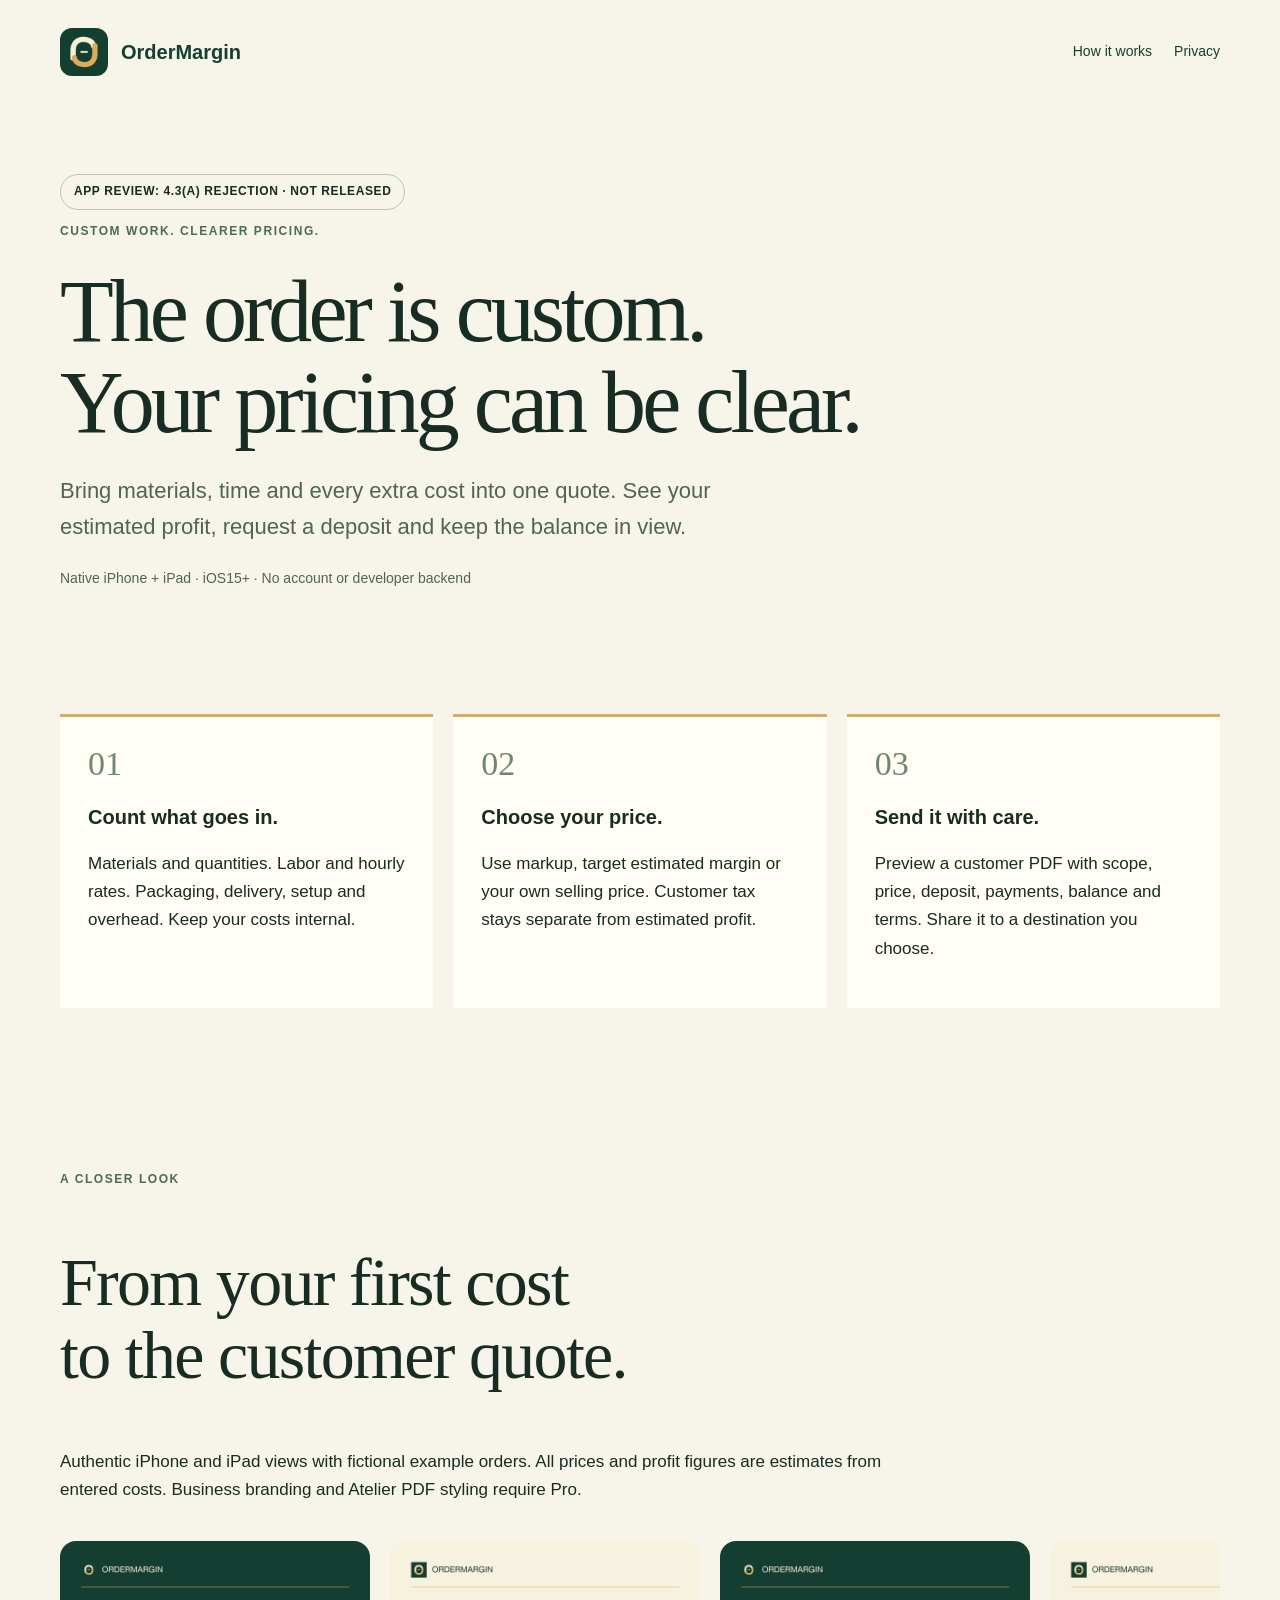
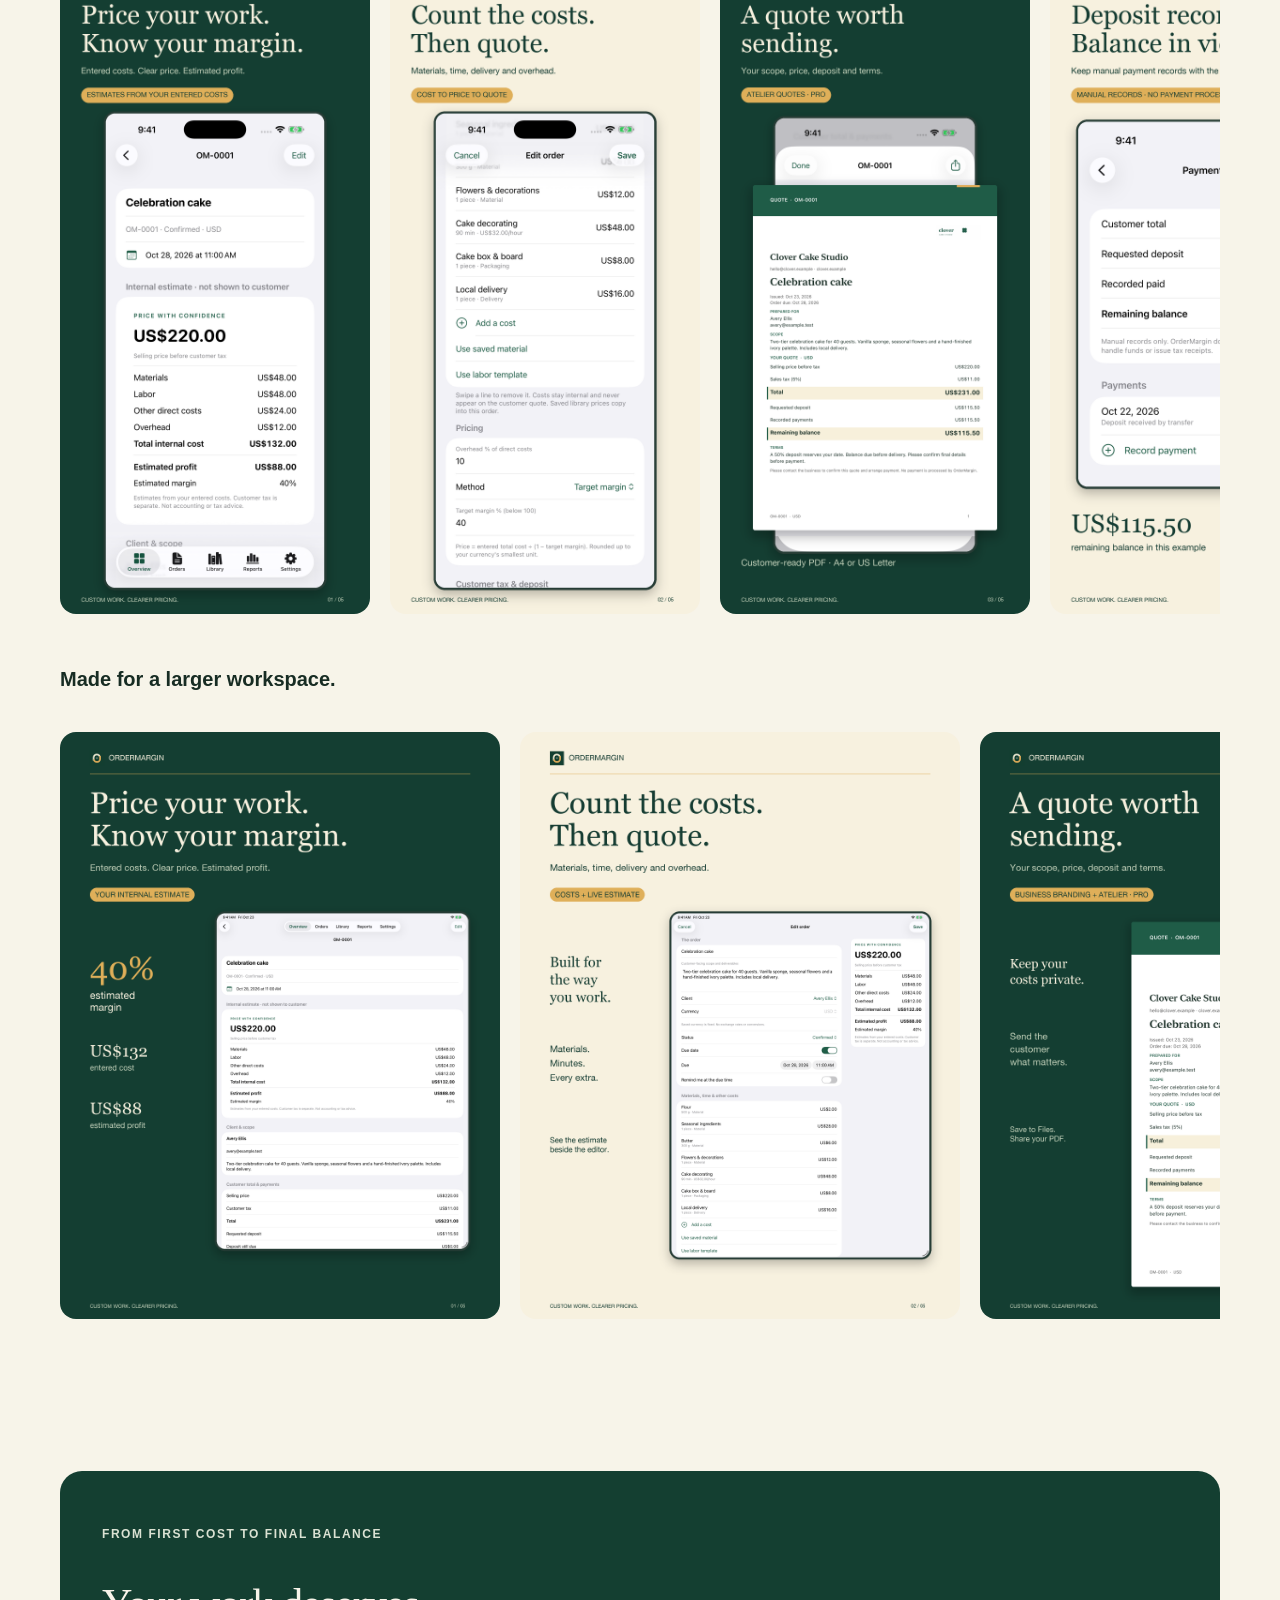
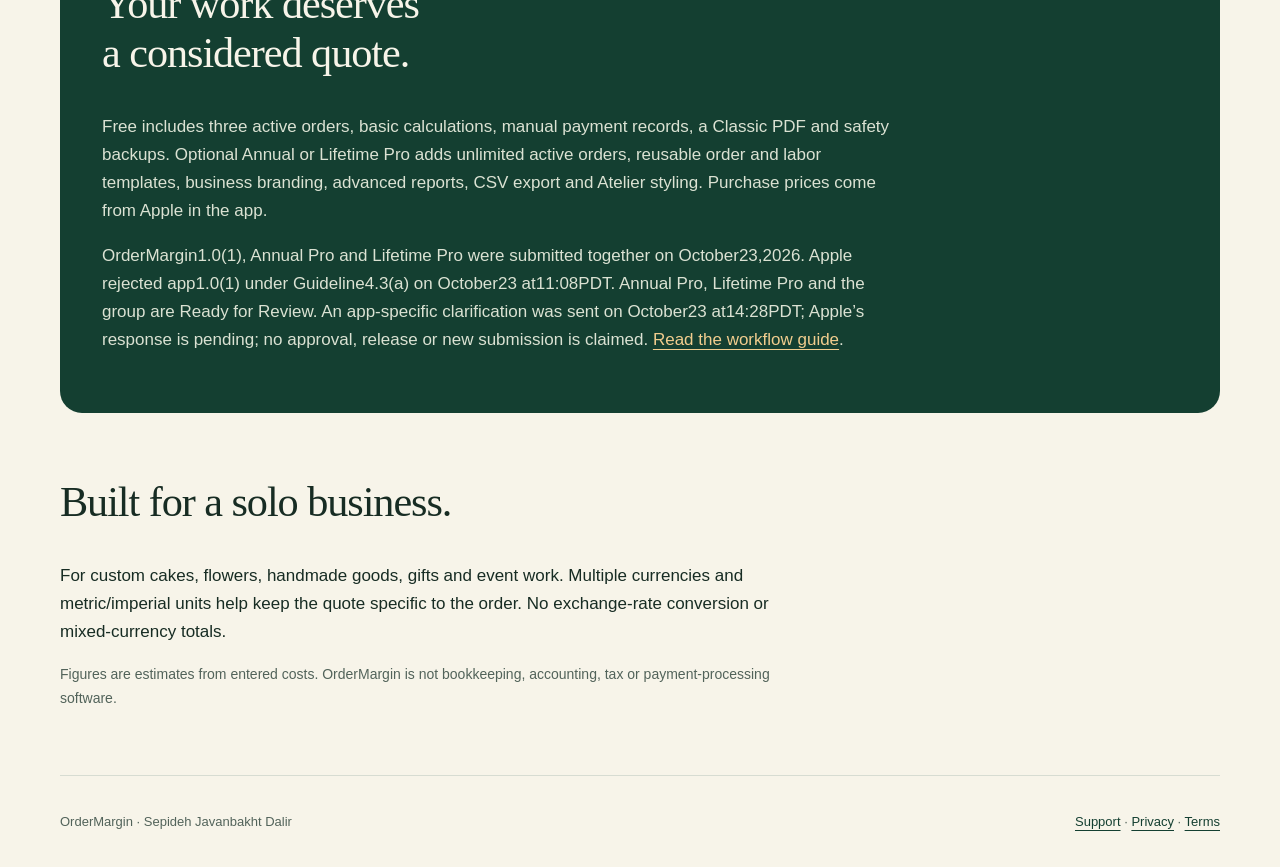
<file: index.html>
<!doctype html><html lang="en"><head><meta charset="utf-8"><meta name="viewport" content="width=device-width,initial-scale=1"><meta name="description" content="OrderMargin for iPhone and iPad: custom order costs, estimated profit, quotes, deposits and balances in one local workflow."><title>OrderMargin · Custom Quotes</title><link rel="stylesheet" href="style.css"><link rel="icon" href="assets/icon.png"></head><body><header><a class="brand" href="index.html"><img src="assets/icon.png" width="48" height="48" alt=""><strong>OrderMargin</strong></a><nav><a href="support.html">How it works</a><a href="privacy.html">Privacy</a></nav></header><main><section class="hero"><span class="status">App Review: 4.3(a) rejection · Not released</span><p class="eyebrow">CUSTOM WORK. CLEARER PRICING.</p><h1>The order is custom.<br>Your pricing can be clear.</h1><p class="lead">Bring materials, time and every extra cost into one quote. See your estimated profit, request a deposit and keep the balance in view.</p><p class="quiet">Native iPhone + iPad · iOS15+ · No account or developer backend</p></section><section class="cards"><article class="card"><span class="number">01</span><h3>Count what goes in.</h3><p>Materials and quantities. Labor and hourly rates. Packaging, delivery, setup and overhead. Keep your costs internal.</p></article><article class="card"><span class="number">02</span><h3>Choose your price.</h3><p>Use markup, target estimated margin or your own selling price. Customer tax stays separate from estimated profit.</p></article><article class="card"><span class="number">03</span><h3>Send it with care.</h3><p>Preview a customer PDF with scope, price, deposit, payments, balance and terms. Share it to a destination you choose.</p></article></section><section class="campaign" aria-label="OrderMargin product tour"><p class="eyebrow">A CLOSER LOOK</p><h2>From your first cost<br>to the customer quote.</h2><p>Authentic iPhone and iPad views with fictional example orders. All prices and profit figures are estimates from entered costs. Business branding and Atelier PDF styling require Pro.</p><div class="phone-gallery"><a href="assets/iphone-01.png"><img src="assets/iphone-01.png" alt="OrderMargin iPhone: internal cost and estimated margin" loading="lazy"></a><a href="assets/iphone-02.png"><img src="assets/iphone-02.png" alt="OrderMargin iPhone: material and labor pricing workflow" loading="lazy"></a><a href="assets/iphone-03.png"><img src="assets/iphone-03.png" alt="OrderMargin iPhone: customer PDF quote with Pro Atelier styling" loading="lazy"></a><a href="assets/iphone-04.png"><img src="assets/iphone-04.png" alt="OrderMargin iPhone: manual deposit and balance records" loading="lazy"></a><a href="assets/iphone-05.png"><img src="assets/iphone-05.png" alt="OrderMargin iPhone: active custom orders" loading="lazy"></a></div><h3>Made for a larger workspace.</h3><div class="tablet-gallery"><a href="assets/ipad-01.png"><img src="assets/ipad-01.png" alt="OrderMargin dedicated iPad campaign frame 1" loading="lazy"></a><a href="assets/ipad-02.png"><img src="assets/ipad-02.png" alt="OrderMargin dedicated iPad campaign frame 2" loading="lazy"></a><a href="assets/ipad-03.png"><img src="assets/ipad-03.png" alt="OrderMargin dedicated iPad campaign frame 3" loading="lazy"></a><a href="assets/ipad-04.png"><img src="assets/ipad-04.png" alt="OrderMargin dedicated iPad campaign frame 4" loading="lazy"></a><a href="assets/ipad-05.png"><img src="assets/ipad-05.png" alt="OrderMargin dedicated iPad campaign frame 5" loading="lazy"></a></div></section><section class="band"><p class="eyebrow">FROM FIRST COST TO FINAL BALANCE</p><h2>Your work deserves<br>a considered quote.</h2><p>Free includes three active orders, basic calculations, manual payment records, a Classic PDF and safety backups. Optional Annual or Lifetime Pro adds unlimited active orders, reusable order and labor templates, business branding, advanced reports, CSV export and Atelier styling. Purchase prices come from Apple in the app.</p><p>OrderMargin1.0(1), Annual Pro and Lifetime Pro were submitted together on October23,2026. Apple rejected app1.0(1) under Guideline4.3(a) on October23 at11:08PDT. Annual Pro, Lifetime Pro and the group are Ready for Review. An app-specific clarification was sent on October23 at14:28PDT; Apple’s response is pending; no approval, release or new submission is claimed. <a href="support.html">Read the workflow guide</a>.</p></section><section class="feature"><h2>Built for a solo business.</h2><p>For custom cakes, flowers, handmade goods, gifts and event work. Multiple currencies and metric/imperial units help keep the quote specific to the order. No exchange-rate conversion or mixed-currency totals.</p><p class="quiet">Figures are estimates from entered costs. OrderMargin is not bookkeeping, accounting, tax or payment-processing software.</p></section></main><footer><span>OrderMargin · Sepideh Javanbakht Dalir</span><span><a href="support.html">Support</a> · <a href="privacy.html">Privacy</a> · <a href="https://www.apple.com/legal/internet-services/itunes/dev/stdeula/">Terms</a></span></footer></body></html>
</file>
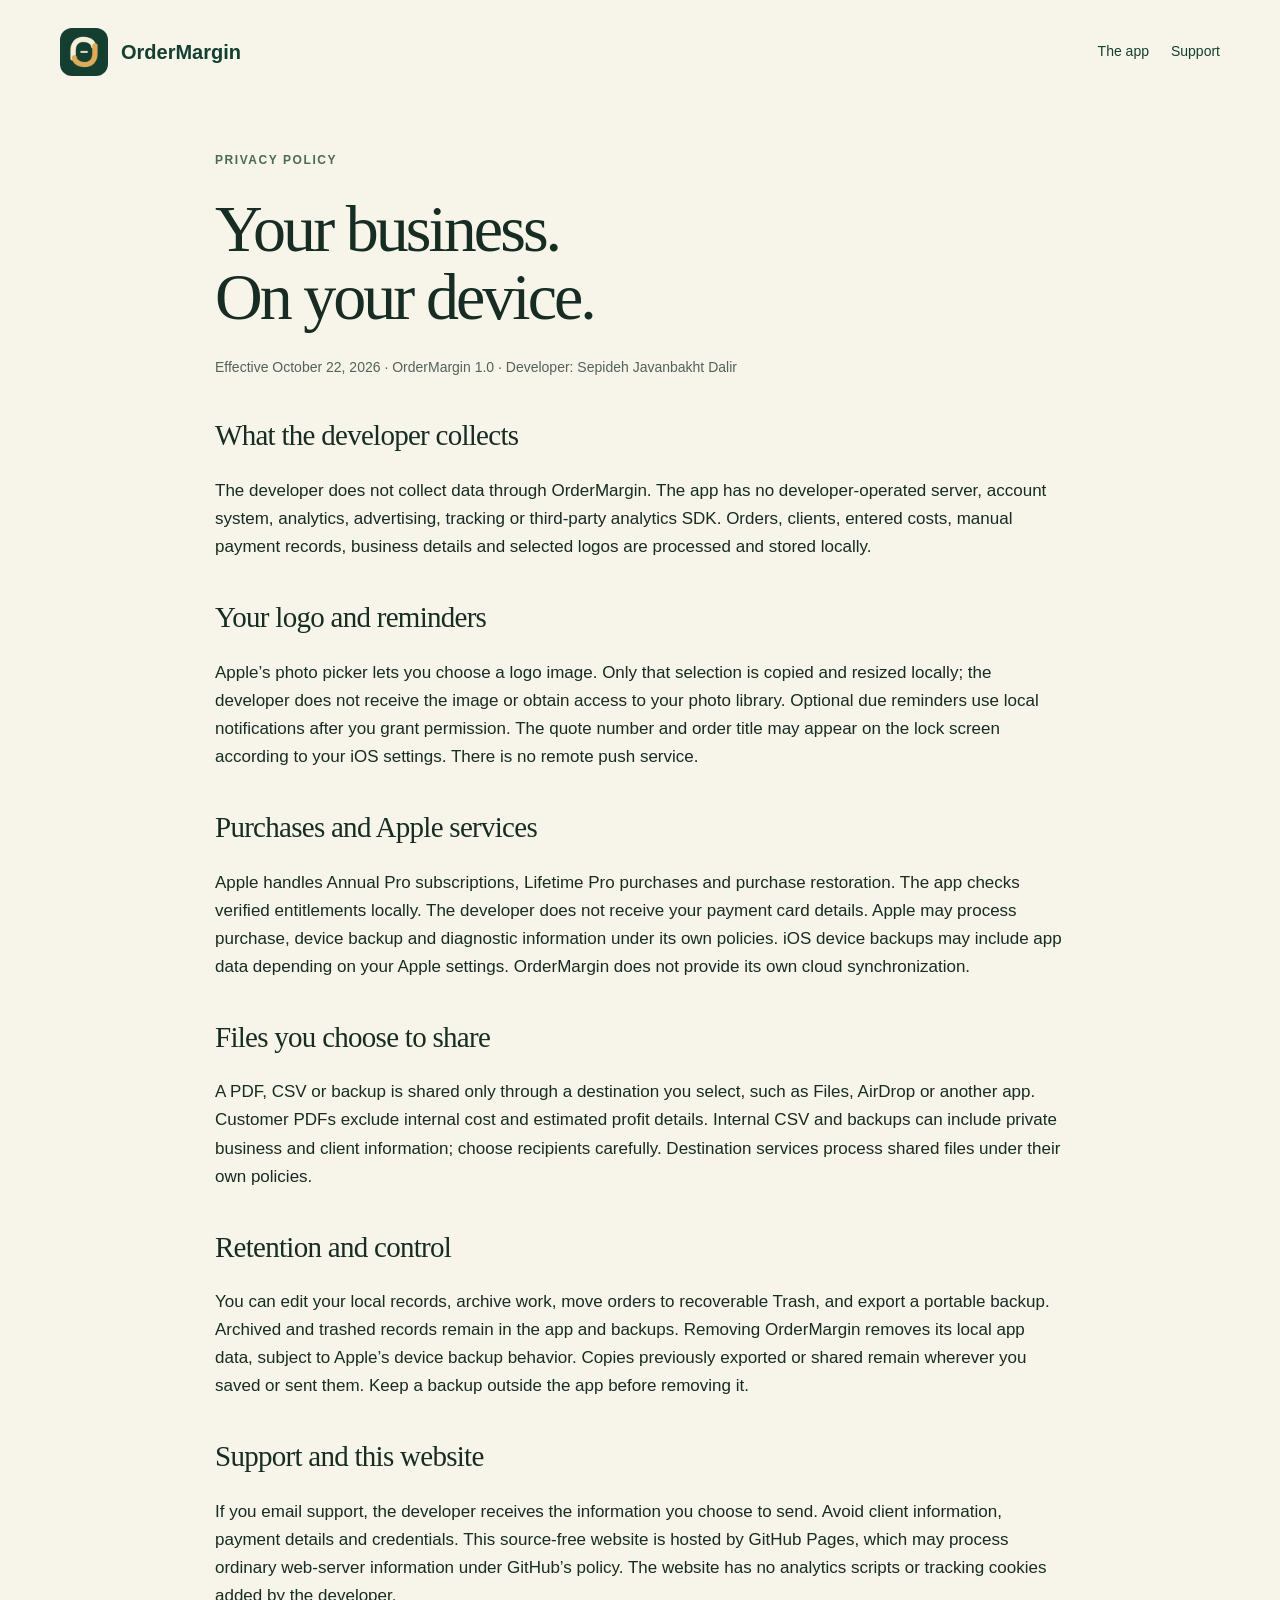
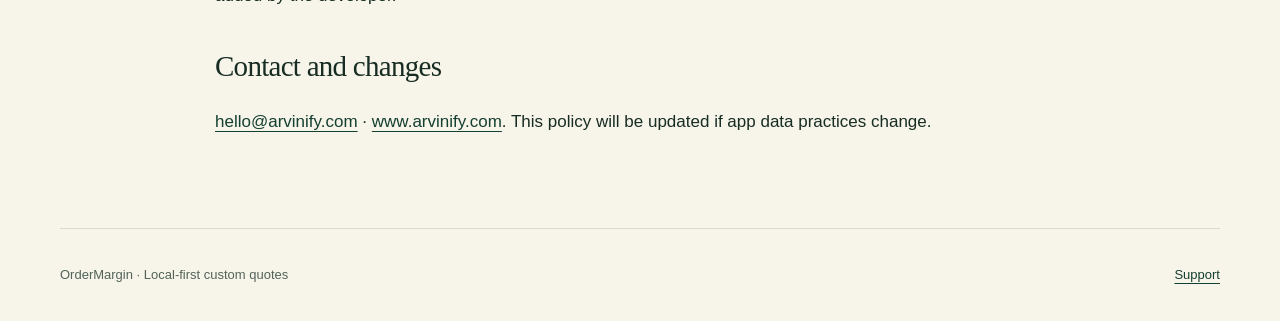
<file: privacy.html>
<!doctype html><html lang="en"><head><meta charset="utf-8"><meta name="viewport" content="width=device-width,initial-scale=1"><title>OrderMargin · Privacy</title><link rel="stylesheet" href="style.css"><link rel="icon" href="assets/icon.png"></head><body><header><a class="brand" href="index.html"><img src="assets/icon.png" width="48" height="48" alt=""><strong>OrderMargin</strong></a><nav><a href="index.html">The app</a><a href="support.html">Support</a></nav></header><main class="document"><p class="eyebrow">PRIVACY POLICY</p><h1>Your business.<br>On your device.</h1><p class="updated">Effective October 22, 2026 · OrderMargin 1.0 · Developer: Sepideh Javanbakht Dalir</p><h2>What the developer collects</h2><p>The developer does not collect data through OrderMargin. The app has no developer-operated server, account system, analytics, advertising, tracking or third-party analytics SDK. Orders, clients, entered costs, manual payment records, business details and selected logos are processed and stored locally.</p><h2>Your logo and reminders</h2><p>Apple’s photo picker lets you choose a logo image. Only that selection is copied and resized locally; the developer does not receive the image or obtain access to your photo library. Optional due reminders use local notifications after you grant permission. The quote number and order title may appear on the lock screen according to your iOS settings. There is no remote push service.</p><h2>Purchases and Apple services</h2><p>Apple handles Annual Pro subscriptions, Lifetime Pro purchases and purchase restoration. The app checks verified entitlements locally. The developer does not receive your payment card details. Apple may process purchase, device backup and diagnostic information under its own policies. iOS device backups may include app data depending on your Apple settings. OrderMargin does not provide its own cloud synchronization.</p><h2>Files you choose to share</h2><p>A PDF, CSV or backup is shared only through a destination you select, such as Files, AirDrop or another app. Customer PDFs exclude internal cost and estimated profit details. Internal CSV and backups can include private business and client information; choose recipients carefully. Destination services process shared files under their own policies.</p><h2>Retention and control</h2><p>You can edit your local records, archive work, move orders to recoverable Trash, and export a portable backup. Archived and trashed records remain in the app and backups. Removing OrderMargin removes its local app data, subject to Apple’s device backup behavior. Copies previously exported or shared remain wherever you saved or sent them. Keep a backup outside the app before removing it.</p><h2>Support and this website</h2><p>If you email support, the developer receives the information you choose to send. Avoid client information, payment details and credentials. This source-free website is hosted by GitHub Pages, which may process ordinary web-server information under GitHub’s policy. The website has no analytics scripts or tracking cookies added by the developer.</p><h2>Contact and changes</h2><p><a href="mailto:hello@arvinify.com">hello@arvinify.com</a> · <a href="https://www.arvinify.com">www.arvinify.com</a>. This policy will be updated if app data practices change.</p></main><footer><span>OrderMargin · Local-first custom quotes</span><a href="support.html">Support</a></footer></body></html>
</file>
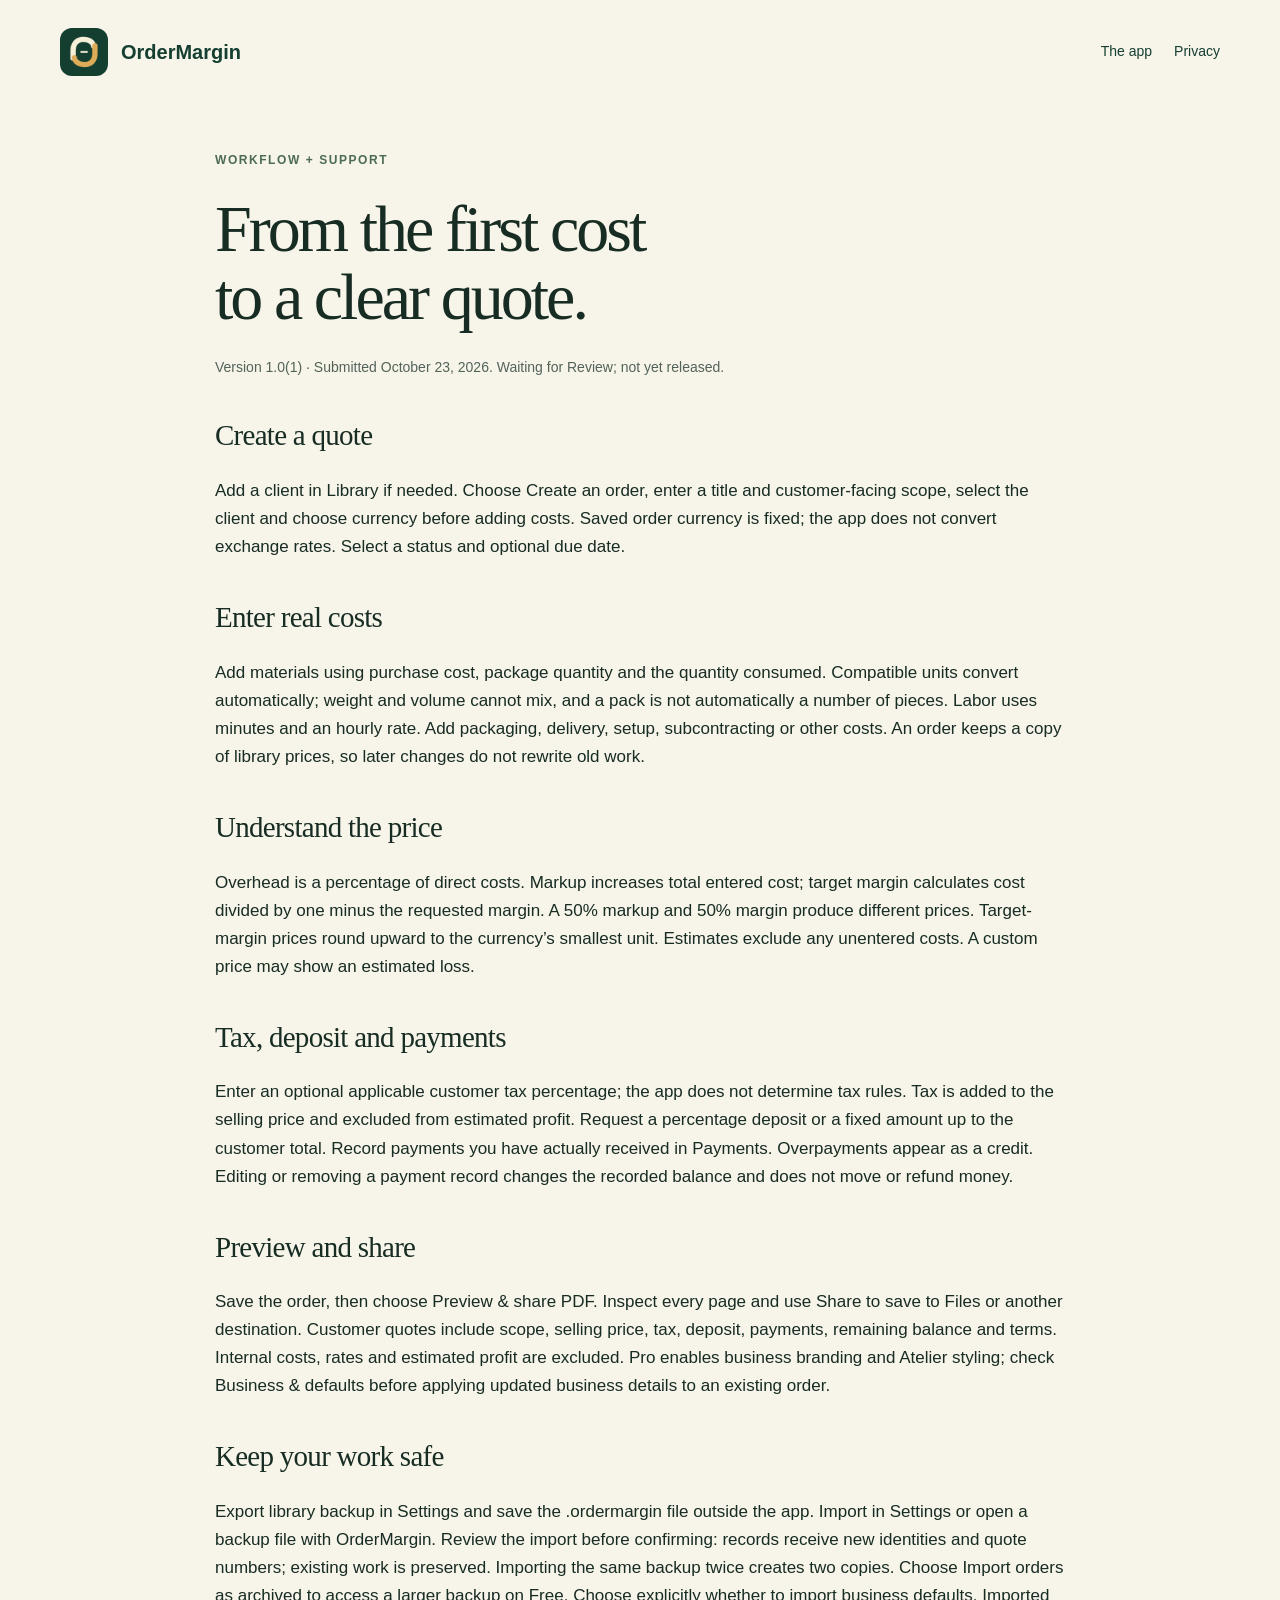
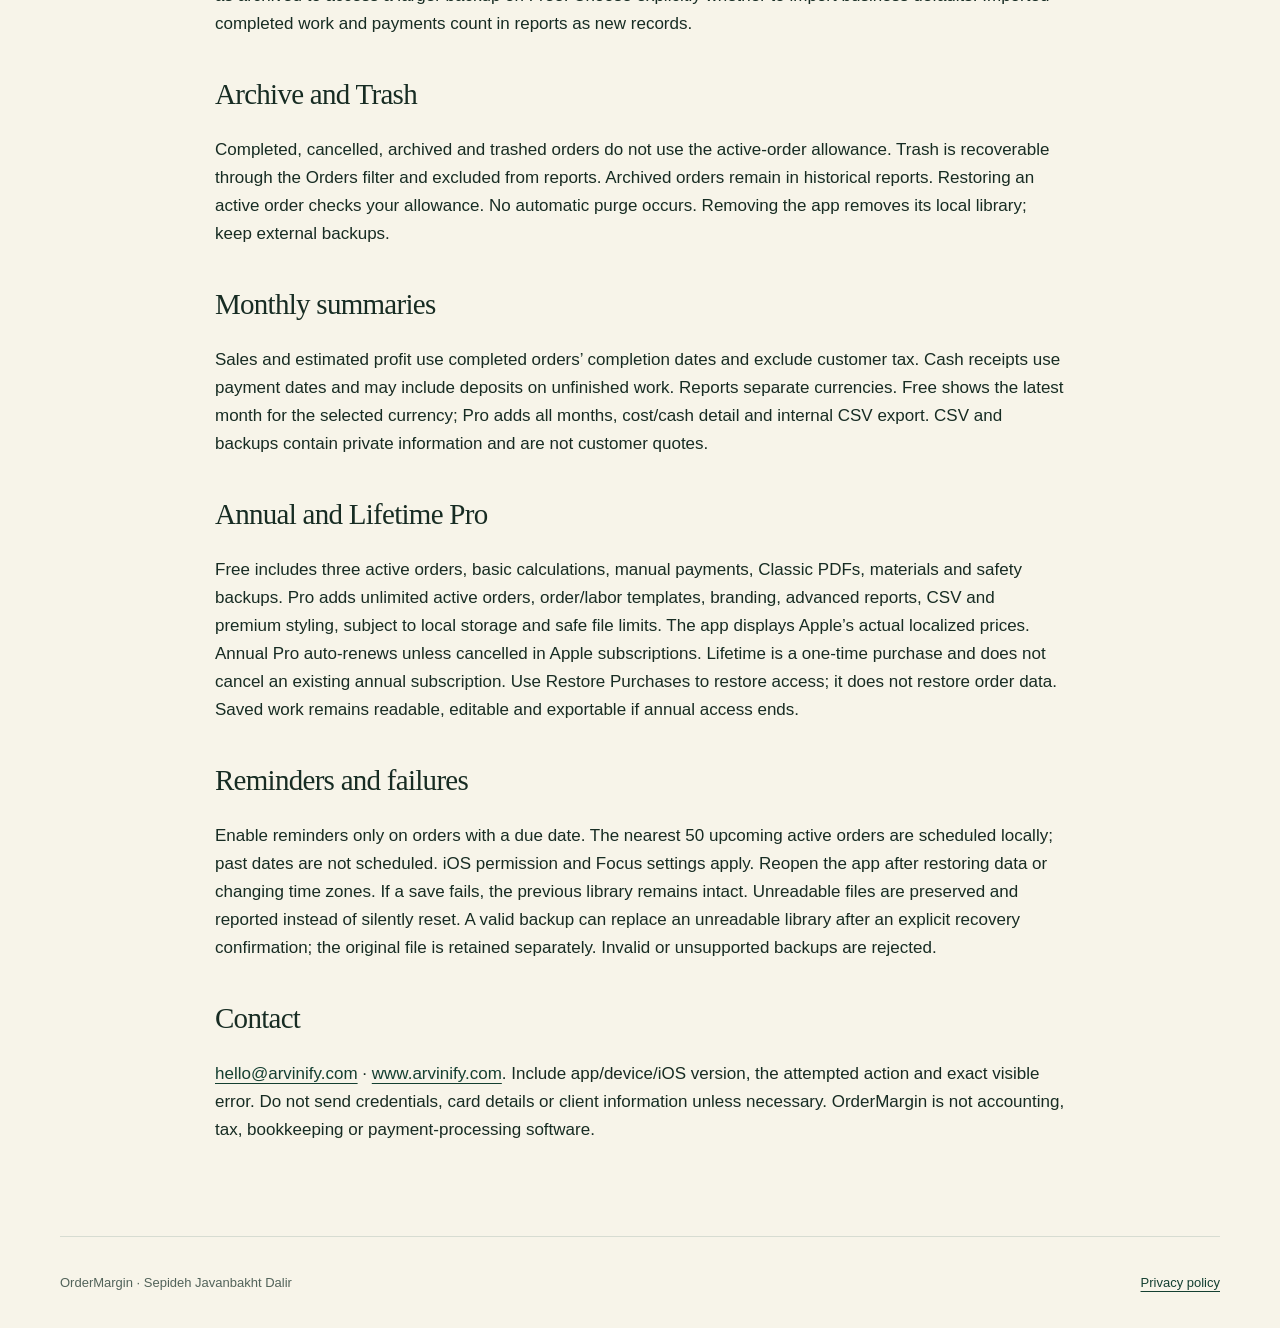
<file: support.html>
<!doctype html><html lang="en"><head><meta charset="utf-8"><meta name="viewport" content="width=device-width,initial-scale=1"><title>OrderMargin · Workflow and support</title><link rel="stylesheet" href="style.css"><link rel="icon" href="assets/icon.png"></head><body><header><a class="brand" href="index.html"><img src="assets/icon.png" width="48" height="48" alt=""><strong>OrderMargin</strong></a><nav><a href="index.html">The app</a><a href="privacy.html">Privacy</a></nav></header><main class="document"><p class="eyebrow">WORKFLOW + SUPPORT</p><h1>From the first cost<br>to a clear quote.</h1><p class="updated">Version 1.0(1) · Submitted October 23, 2026. Waiting for Review; not yet released.</p><h2>Create a quote</h2><p>Add a client in Library if needed. Choose Create an order, enter a title and customer-facing scope, select the client and choose currency before adding costs. Saved order currency is fixed; the app does not convert exchange rates. Select a status and optional due date.</p><h2>Enter real costs</h2><p>Add materials using purchase cost, package quantity and the quantity consumed. Compatible units convert automatically; weight and volume cannot mix, and a pack is not automatically a number of pieces. Labor uses minutes and an hourly rate. Add packaging, delivery, setup, subcontracting or other costs. An order keeps a copy of library prices, so later changes do not rewrite old work.</p><h2>Understand the price</h2><p>Overhead is a percentage of direct costs. Markup increases total entered cost; target margin calculates cost divided by one minus the requested margin. A 50% markup and 50% margin produce different prices. Target-margin prices round upward to the currency’s smallest unit. Estimates exclude any unentered costs. A custom price may show an estimated loss.</p><h2>Tax, deposit and payments</h2><p>Enter an optional applicable customer tax percentage; the app does not determine tax rules. Tax is added to the selling price and excluded from estimated profit. Request a percentage deposit or a fixed amount up to the customer total. Record payments you have actually received in Payments. Overpayments appear as a credit. Editing or removing a payment record changes the recorded balance and does not move or refund money.</p><h2>Preview and share</h2><p>Save the order, then choose Preview &amp; share PDF. Inspect every page and use Share to save to Files or another destination. Customer quotes include scope, selling price, tax, deposit, payments, remaining balance and terms. Internal costs, rates and estimated profit are excluded. Pro enables business branding and Atelier styling; check Business &amp; defaults before applying updated business details to an existing order.</p><h2>Keep your work safe</h2><p>Export library backup in Settings and save the .ordermargin file outside the app. Import in Settings or open a backup file with OrderMargin. Review the import before confirming: records receive new identities and quote numbers; existing work is preserved. Importing the same backup twice creates two copies. Choose Import orders as archived to access a larger backup on Free. Choose explicitly whether to import business defaults. Imported completed work and payments count in reports as new records.</p><h2>Archive and Trash</h2><p>Completed, cancelled, archived and trashed orders do not use the active-order allowance. Trash is recoverable through the Orders filter and excluded from reports. Archived orders remain in historical reports. Restoring an active order checks your allowance. No automatic purge occurs. Removing the app removes its local library; keep external backups.</p><h2>Monthly summaries</h2><p>Sales and estimated profit use completed orders’ completion dates and exclude customer tax. Cash receipts use payment dates and may include deposits on unfinished work. Reports separate currencies. Free shows the latest month for the selected currency; Pro adds all months, cost/cash detail and internal CSV export. CSV and backups contain private information and are not customer quotes.</p><h2>Annual and Lifetime Pro</h2><p>Free includes three active orders, basic calculations, manual payments, Classic PDFs, materials and safety backups. Pro adds unlimited active orders, order/labor templates, branding, advanced reports, CSV and premium styling, subject to local storage and safe file limits. The app displays Apple’s actual localized prices. Annual Pro auto-renews unless cancelled in Apple subscriptions. Lifetime is a one-time purchase and does not cancel an existing annual subscription. Use Restore Purchases to restore access; it does not restore order data. Saved work remains readable, editable and exportable if annual access ends.</p><h2>Reminders and failures</h2><p>Enable reminders only on orders with a due date. The nearest 50 upcoming active orders are scheduled locally; past dates are not scheduled. iOS permission and Focus settings apply. Reopen the app after restoring data or changing time zones. If a save fails, the previous library remains intact. Unreadable files are preserved and reported instead of silently reset. A valid backup can replace an unreadable library after an explicit recovery confirmation; the original file is retained separately. Invalid or unsupported backups are rejected.</p><h2>Contact</h2><p><a href="mailto:hello@arvinify.com">hello@arvinify.com</a> · <a href="https://www.arvinify.com">www.arvinify.com</a>. Include app/device/iOS version, the attempted action and exact visible error. Do not send credentials, card details or client information unless necessary. OrderMargin is not accounting, tax, bookkeeping or payment-processing software.</p></main><footer><span>OrderMargin · Sepideh Javanbakht Dalir</span><a href="privacy.html">Privacy policy</a></footer></body></html>
</file>
<file: style.css>
:root{--forest:#143f31;--ink:#172c23;--paper:#f7f4e9;--gold:#d9ac61;--muted:#52635a;--line:#d7dcd2}*{box-sizing:border-box}body{margin:0;background:var(--paper);color:var(--ink);font:17px/1.65 -apple-system,BlinkMacSystemFont,"Segoe UI",sans-serif}a{color:var(--forest);text-underline-offset:4px}header,main,footer{width:min(1160px,calc(100% - 48px));margin:auto}header{display:flex;align-items:center;justify-content:space-between;flex-wrap:wrap;padding:28px 0;gap:24px}.brand{display:flex;align-items:center;gap:13px;text-decoration:none;font-size:20px}.brand img{border-radius:12px}nav{display:flex;flex-wrap:wrap;gap:22px;font-size:14px}nav a{text-decoration:none}.status,.eyebrow{font-size:12px;font-weight:650;letter-spacing:.13em;text-transform:uppercase}.status{display:inline-block;padding:7px 13px;border:1px solid #b6c7b7;border-radius:30px;letter-spacing:.05em}.hero{padding:70px 0 78px;max-width:1000px}.eyebrow{color:#4c6b55}h1{font:clamp(46px,7.2vw,88px)/1.04 Georgia,serif;letter-spacing:-.045em;margin:24px 0}h2{font:clamp(28px,3.3vw,43px)/1.16 Georgia,serif;letter-spacing:-.025em}h3{font-size:20px;line-height:1.3}.lead{font-size:22px;max-width:710px;color:var(--muted)}.quiet{font-size:14px;color:var(--muted)}.cards{display:grid;grid-template-columns:repeat(3,1fr);gap:20px;margin:32px 0 70px}.card{padding:28px;border-top:3px solid var(--gold);background:#fffdf6}.number{font:34px Georgia,serif;color:#70876f}.band{background:var(--forest);color:var(--paper);padding:42px;border-radius:22px;margin:40px 0}.band p{max-width:790px;color:#dbe2d3}.band a{color:#f1cd8e}.document{max-width:850px;padding:35px 0 75px}.document h1{font-size:clamp(42px,6vw,66px)}.document h2{font-size:29px;margin-top:40px}.updated{font-size:14px;color:var(--muted)}footer{padding:35px 0;border-top:1px solid var(--line);display:flex;gap:20px;justify-content:space-between;font-size:13px;color:var(--muted)}.gallery{display:grid;grid-template-columns:repeat(5,1fr);gap:14px;margin:35px 0 60px}.gallery img{width:100%;height:auto;border-radius:14px;box-shadow:0 10px 24px #142e2214}.feature{margin:65px 0}.feature p{max-width:760px}@media(max-width:700px){header,main,footer{width:calc(100% - 32px)}header{align-items:flex-start}nav{gap:12px;font-size:12px}.brand{font-size:17px;gap:8px}.brand img{width:37px;height:37px}.hero{padding:42px 0}.lead{font-size:19px}.cards{grid-template-columns:1fr;gap:13px;margin-bottom:35px}.card{padding:23px}.band{padding:26px}.gallery{grid-template-columns:repeat(2,1fr)}footer{display:block}footer a{display:inline-block;margin:10px 12px 0 0}}

.campaign{padding:80px 0}.campaign h2{font-family:Georgia,serif;font-size:clamp(36px,6vw,68px);font-weight:400;line-height:1.07}.campaign>p{max-width:850px}.phone-gallery,.tablet-gallery{display:flex;gap:20px;overflow-x:auto;padding:20px 0 32px;scroll-snap-type:x mandatory}.phone-gallery a{flex:0 0 clamp(230px,27vw,310px)}.tablet-gallery a{flex:0 0 clamp(290px,38vw,440px)}.phone-gallery img,.tablet-gallery img{width:100%;height:auto;display:block;border-radius:16px}.phone-gallery a,.tablet-gallery a{scroll-snap-align:start}.campaign a:focus-visible{outline:3px solid #dfaf59;outline-offset:5px}
</file>
